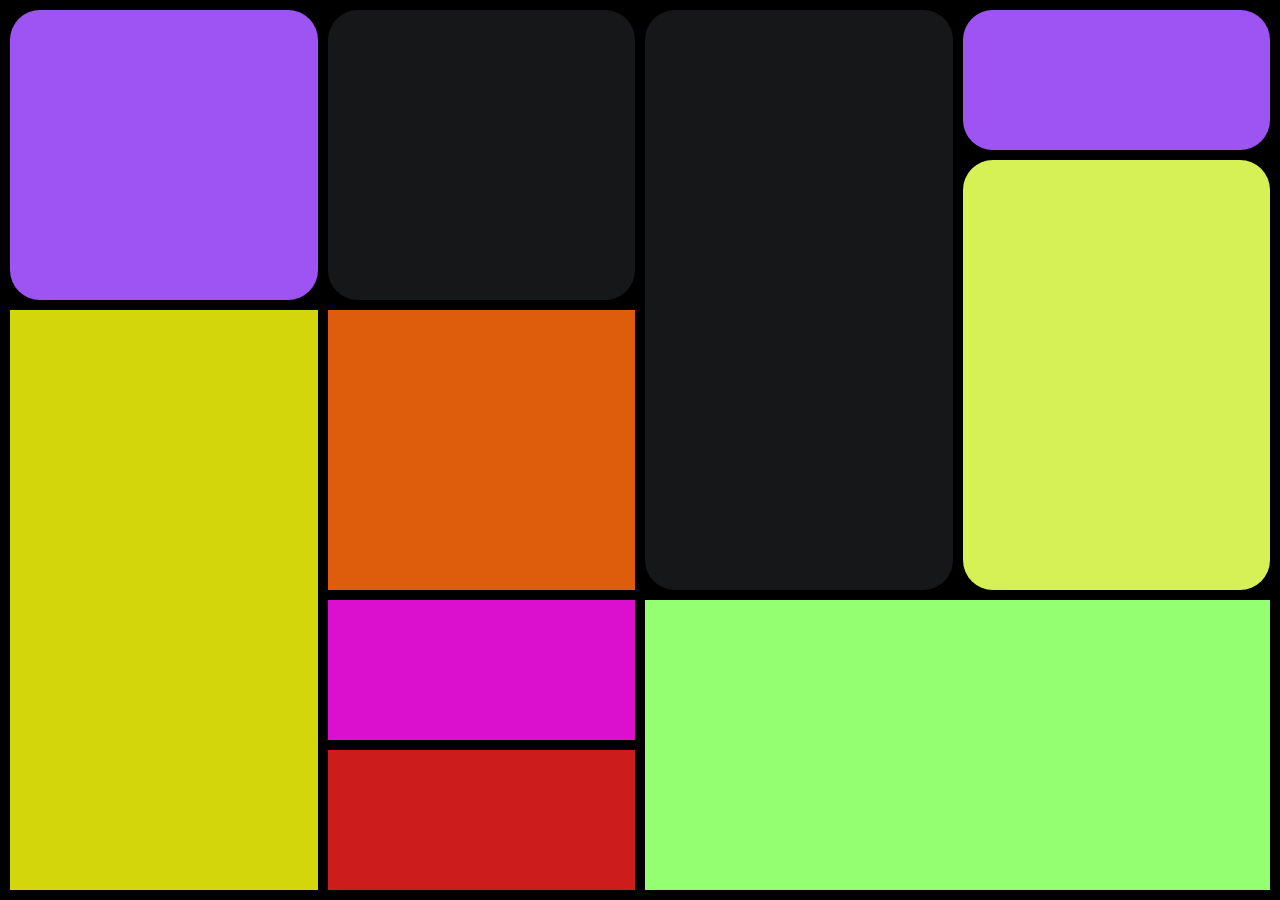
<file: easy/index.html>
<!DOCTYPE html>
<html lang="en">
<head>
    <meta charset="UTF-8">
    <meta name="viewport" content="width=device-width, initial-scale=1.0">
    <title>Grid</title>
    <link rel="stylesheet" href="style.css">
</head>
<body>
    <div class="container">
        <div class="l-top"></div>
        <div class="l-center1"></div>
        <div class="r-center"></div>
        <div class="r-top"></div>
        <div class="l-bottom"></div>
        <div class="l-center2"></div>
        <div class="r-middle"></div>
        <div class="l-center3"></div>
        <div class="l-center4"></div>
        <div class="r-bottom"></div>
    </div>
</body>
</html>
</file>
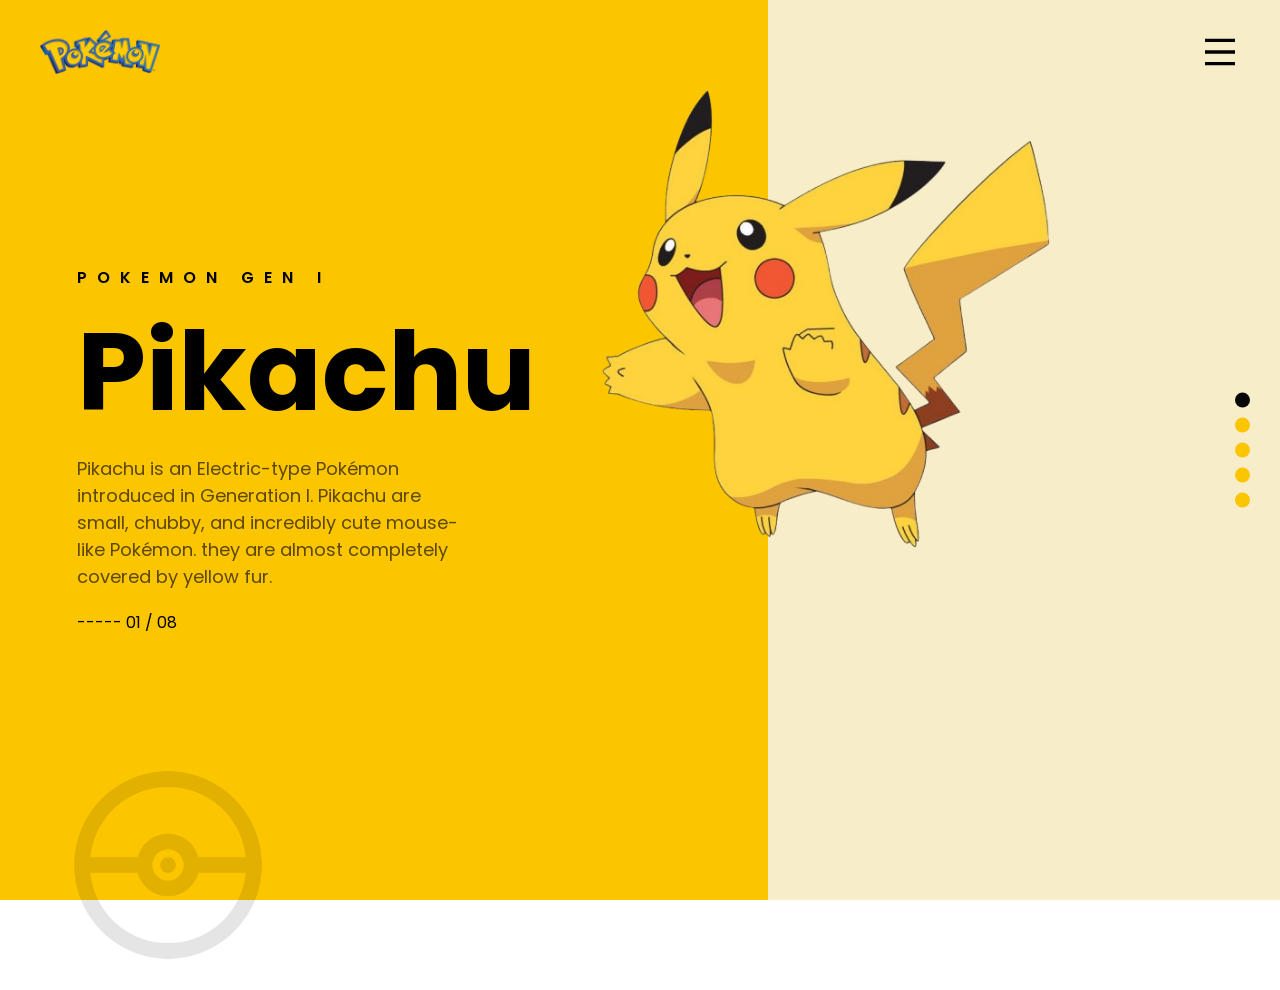
<file: Assigments-1/Easy/Index.html>
<!DOCTYPE html>
<html lang="en">
<head>
  <meta charset="UTF-8">
  <meta name="viewport" content="width=device-width, initial-scale=1.0">
  <title>Pokemon</title>
  <link rel="stylesheet" href="style.css">
  <link rel="preconnect" href="https://fonts.googleapis.com">
  <link href="https://fonts.googleapis.com/css2?family=Poppins:wght@300;400;500;700;800&display=swap" rel="stylesheet">
</head>
<body>
  <div class="container">

    <nav class="navbar">
      <img src="./assets/pngegg.png" class="logo">
      <svg xmlns="http://www.w3.org/2000/svg"viewBox="0 0 24 24"width="40"height="40"fill="currentColor">
        <path d="M3 4H21V6H3V4ZM3 11H21V13H3V11ZM3 18H21V20H3V18Z"></path>
      </svg>
    </nav>
    <div class="left">
        <div class="content">
            <p class="subtitle">POKEMON GEN I</p>
            <h1>Pikachu</h1>
            <p class="desc">
              Pikachu is an Electric-type Pokémon introduced
              in Generation I. Pikachu are small, chubby,
              and incredibly cute mouse-like Pokémon. they are almost completely covered by yellow fur.
            </p>
            <div class="pagination">
              <span class="line"></span>
              <span>----- 01 / 08</span>
            </div>
        </div>
    </div>
    <img src="./assets/pokeball-16865.png" alt="pokeball" class="pokeball">
    <div class="right">
        <div class="dots">
            <div class="alldots"></div>
            <div class="alldots"></div>
            <div class="alldots"></div>
            <div class="alldots"></div>
            <div class="alldots"></div>
        </div>
    </div>
    <img src="./assets/identi_li-removebg-preview.png" class="pikachu">
  </div>
</body>
</html>
</file>
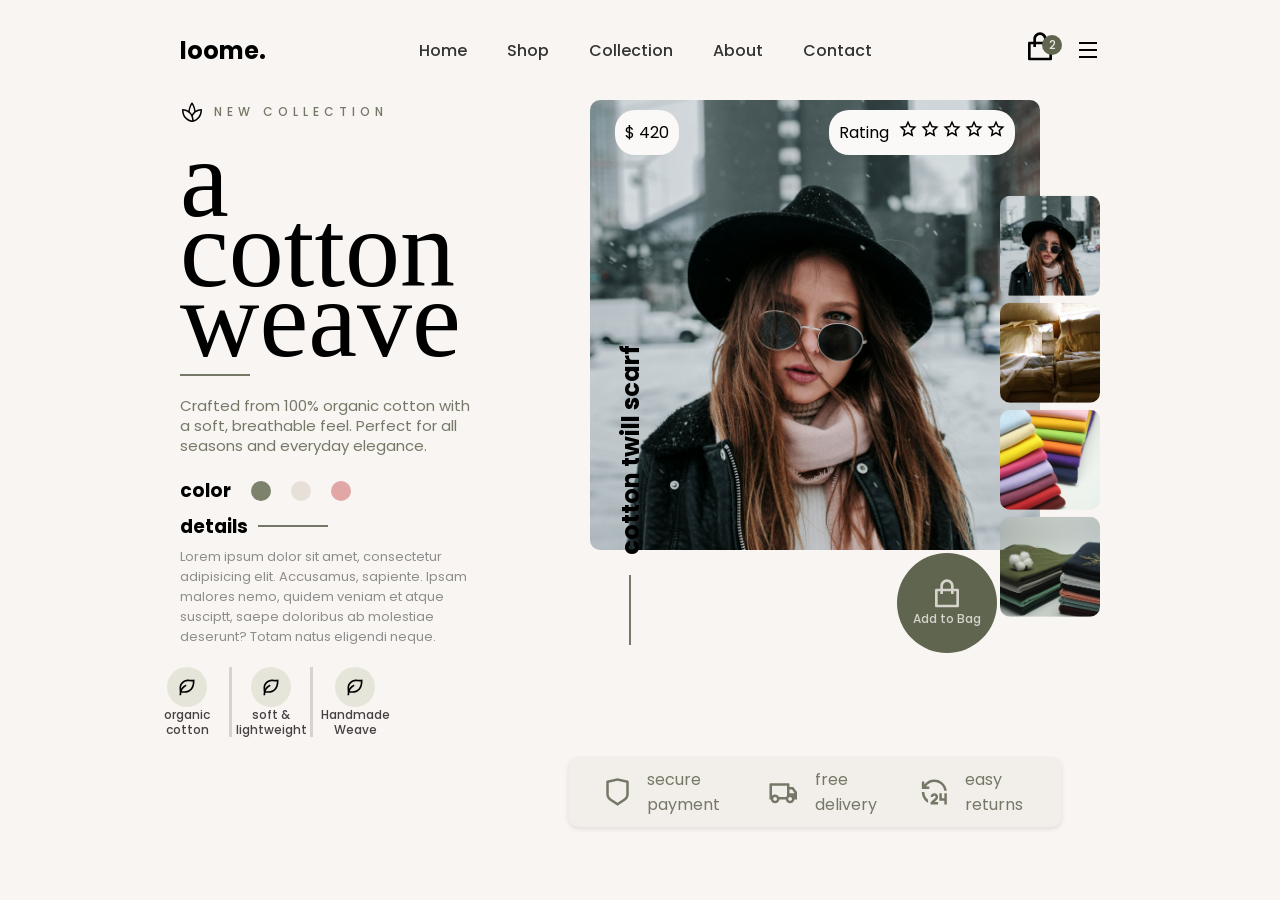
<file: Assigments-1/Hard/index.html>
<!doctype html>
<html lang="en">
  <head>
    <meta charset="UTF-8" />
    <meta name="viewport" content="width=device-width, initial-scale=1.0" />
    <title>loome</title>
    <link rel="stylesheet" href="style.css" />
    <link rel="preconnect" href="https://fonts.googleapis.com" />
    <link
      href="https://fonts.googleapis.com/css2?family=Poppins:wght@300;400;500;700;800&display=swap"
      rel="stylesheet"
    />
  </head>

  <body>
    <div class="container">
      <nav>
        <div class="navbar">
          <div class="logo">
            <h1>loome<span>.</span></h1>
          </div>
          <ul class="nav-links">
            <li><a href="#">Home</a></li>
            <li><a href="#">Shop</a></li>
            <li><a href="#">Collection</a></li>
            <li><a href="#">About</a></li>
            <li><a href="#">Contact</a></li>
          </ul>
          <div class="menu">
            <div class="cart">
                <svg
                  xmlns="http://www.w3.org/2000/svg"
                  viewBox="0 0 24 24"
                  width="32"
                  height="32"
                  fill="currentColor"
                >
                  <path
                    d="M7.00488 7.99966V5.99966C7.00488 3.23824 9.24346 0.999664 12.0049 0.999664C14.7663 0.999664 17.0049 3.23824 17.0049 5.99966V7.99966H20.0049C20.5572 7.99966 21.0049 8.44738 21.0049 8.99966V20.9997C21.0049 21.5519 20.5572 21.9997 20.0049 21.9997H4.00488C3.4526 21.9997 3.00488 21.5519 3.00488 20.9997V8.99966C3.00488 8.44738 3.4526 7.99966 4.00488 7.99966H7.00488ZM7.00488 9.99966H5.00488V19.9997H19.0049V9.99966H17.0049V11.9997H15.0049V9.99966H9.00488V11.9997H7.00488V9.99966ZM9.00488 7.99966H15.0049V5.99966C15.0049 4.34281 13.6617 2.99966 12.0049 2.99966C10.348 2.99966 9.00488 4.34281 9.00488 5.99966V7.99966Z"
                  ></path>
                </svg>
                <p>2</p>
            </div>

            <svg
              xmlns="http://www.w3.org/2000/svg"
              viewBox="0 0 24 24"
              width="24"
              height="24"
              fill="currentColor"
            >
              <path d="M3 4H21V6H3V4ZM3 11H21V13H3V11ZM3 18H21V20H3V18Z"></path>
            </svg>
          </div>
        </div>
      </nav>
      <main>
        <div class="wraper">
          <div class="left">
            <div class="new-collection">
              <svg
                xmlns="http://www.w3.org/2000/svg"
                fill="none"
                viewBox="0 0 24 24"
                id="Spa--Streamline-Rounded-Material"
                height="24"
                width="24"
              >
                <desc>Spa Streamline Icon: https://streamlinehq.com</desc>
                <path
                  fill="#000000"
                  d="M11.3 21.8999c-1.15 -0.2 -2.28335 -0.59585 -3.4 -1.1875s-2.1125 -1.38335 -2.9875 -2.375c-0.875 -0.99165 -1.579165 -2.1875 -2.1125 -3.5875 -0.533335 -1.4 -0.8 -3.025 -0.8 -4.875v-0.25c0 -0.18335 0.070835 -0.34585 0.2125 -0.4875 0.141665 -0.14165 0.304165 -0.2125 0.4875 -0.2125h0.25c0.883335 0 1.825 0.17085 2.825 0.5125 1 0.34165 1.88335 0.77915 2.65 1.3125 0.13335 -1.31665 0.46665 -2.67915 1 -4.0875 0.53335 -1.40835 1.18335 -2.67083 1.95 -3.7875 0.16665 -0.23333 0.375 -0.35 0.625 -0.35s0.45835 0.11667 0.625 0.35c0.76665 1.11667 1.41665 2.37915 1.95 3.7875s0.86665 2.77085 1 4.0875c0.76665 -0.5 1.65 -0.92915 2.65 -1.2875 1 -0.35835 1.94165 -0.5375 2.825 -0.5375h0.25c0.18335 0 0.34585 0.07085 0.4875 0.2125s0.2125 0.30415 0.2125 0.4875v0.25c0 1.85 -0.26665 3.475 -0.8 4.875s-1.2375 2.59585 -2.1125 3.5875c-0.875 0.99165 -1.87085 1.78335 -2.9875 2.375s-2.25 0.9875 -3.4 1.1875c-0.18335 0.03335 -0.41665 0.05 -0.7 0.05 -0.28335 0 -0.51665 -0.01665 -0.7 -0.05Zm0.9 -1.425c-0.18335 -3.08335 -1.0875 -5.425 -2.7125 -7.025 -1.625 -1.6 -3.6125 -2.6 -5.9625 -3 -0.033335 0 -0.033335 0 0 0 0.216665 3.18335 1.158335 5.57085 2.825 7.1625 1.66665 1.59165 3.61665 2.54585 5.85 2.8625 0.01665 0.01665 0.0125 0.02085 -0.0125 0.0125s-0.02085 -0.0125 0.0125 -0.0125Zm-2.325 -8.775c0.38335 0.33335 0.77085 0.75 1.1625 1.25 0.39165 0.5 0.70415 0.96665 0.9375 1.4 0.23335 -0.43335 0.55415 -0.9 0.9625 -1.4 0.40835 -0.5 0.80415 -0.91665 1.1875 -1.25 0.08335 -1.11665 -0.0875 -2.26665 -0.5125 -3.45 -0.425 -1.18335 -0.9625 -2.39165 -1.6125 -3.625 -0.01665 -0.016665 -0.01665 -0.016665 0 0 -0.66665 1.25 -1.20835 2.45835 -1.625 3.625 -0.41665 1.16665 -0.58335 2.31665 -0.5 3.45Zm2.95 4.25c0.2 0.63335 0.375 1.27085 0.525 1.9125 0.15 0.64165 0.26665 1.37085 0.35 2.1875 0.78335 -0.28335 1.55835 -0.6625 2.325 -1.1375 0.76665 -0.475 1.4625 -1.09585 2.0875 -1.8625s1.15 -1.69165 1.575 -2.775c0.425 -1.08335 0.6875 -2.35835 0.7875 -3.825 0 -0.03335 0 -0.03335 0 0 -1.76665 0.28335 -3.325 0.9125 -4.675 1.8875 -1.35 0.975 -2.34165 2.17915 -2.975 3.6125Z"
                  stroke-width="0.5"
                ></path>
              </svg>
              <p>New Collection</p>
            </div>
            <h1>a cotton weave</h1>
            <hr />
            <p class="subtitle">
              Crafted from 100% organic cotton with a soft, breathable feel.
              Perfect for all seasons and everyday elegance.
            </p>
            <div class="color">
              <h3>color</h3>
              <div class="color-1"></div>
              <div class="color-2"></div>
              <div class="color-3"></div>
            </div>
            <div class="details">
                <div class="hed">
                    <h3>details</h3>
                    <hr />
                </div>
              <p>
                Lorem ipsum dolor sit amet, consectetur adipisicing elit.
                Accusamus, sapiente. Ipsam malores nemo, quidem veniam et atque
                susciptt, saepe doloribus ab molestiae deserunt? Totam natus
                eligendi neque.
              </p>
            </div>
            <div class="features">
                <div class="feature">
                    <div class="cover">
                        <svg xmlns="http://www.w3.org/2000/svg" viewBox="0 0 24 24" width="20" height="20" fill="currentColor"><path d="M20.998 3V5C20.998 14.6274 15.6255 19 8.99805 19L5.24077 18.9999C5.0786 19.912 4.99805 20.907 4.99805 22H2.99805C2.99805 20.6373 3.11376 19.3997 3.34381 18.2682C3.1133 16.9741 2.99805 15.2176 2.99805 13C2.99805 7.47715 7.4752 3 12.998 3C14.998 3 16.998 4 20.998 3ZM12.998 5C8.57977 5 4.99805 8.58172 4.99805 13C4.99805 13.3624 5.00125 13.7111 5.00759 14.0459C6.26198 12.0684 8.09902 10.5048 10.5019 9.13176L11.4942 10.8682C8.6393 12.4996 6.74554 14.3535 5.77329 16.9998L8.99805 17C15.0132 17 18.8692 13.0269 18.9949 5.38766C17.6229 5.52113 16.3481 5.436 14.7754 5.20009C13.6243 5.02742 13.3988 5 12.998 5Z"></path></svg>
                    </div>
                    <p>organic cotton</p>
                </div>
                <div class="feature">
                      <div class="cover">
                        <svg xmlns="http://www.w3.org/2000/svg" viewBox="0 0 24 24" width="20" height="20" fill="currentColor"><path d="M20.998 3V5C20.998 14.6274 15.6255 19 8.99805 19L5.24077 18.9999C5.0786 19.912 4.99805 20.907 4.99805 22H2.99805C2.99805 20.6373 3.11376 19.3997 3.34381 18.2682C3.1133 16.9741 2.99805 15.2176 2.99805 13C2.99805 7.47715 7.4752 3 12.998 3C14.998 3 16.998 4 20.998 3ZM12.998 5C8.57977 5 4.99805 8.58172 4.99805 13C4.99805 13.3624 5.00125 13.7111 5.00759 14.0459C6.26198 12.0684 8.09902 10.5048 10.5019 9.13176L11.4942 10.8682C8.6393 12.4996 6.74554 14.3535 5.77329 16.9998L8.99805 17C15.0132 17 18.8692 13.0269 18.9949 5.38766C17.6229 5.52113 16.3481 5.436 14.7754 5.20009C13.6243 5.02742 13.3988 5 12.998 5Z"></path></svg>
                    </div>
                    <p>soft & lightweight</p>
                </div>
                <div class="feature">
                      <div class="cover">
                        <svg xmlns="http://www.w3.org/2000/svg" viewBox="0 0 24 24" width="20" height="20" fill="currentColor"><path d="M20.998 3V5C20.998 14.6274 15.6255 19 8.99805 19L5.24077 18.9999C5.0786 19.912 4.99805 20.907 4.99805 22H2.99805C2.99805 20.6373 3.11376 19.3997 3.34381 18.2682C3.1133 16.9741 2.99805 15.2176 2.99805 13C2.99805 7.47715 7.4752 3 12.998 3C14.998 3 16.998 4 20.998 3ZM12.998 5C8.57977 5 4.99805 8.58172 4.99805 13C4.99805 13.3624 5.00125 13.7111 5.00759 14.0459C6.26198 12.0684 8.09902 10.5048 10.5019 9.13176L11.4942 10.8682C8.6393 12.4996 6.74554 14.3535 5.77329 16.9998L8.99805 17C15.0132 17 18.8692 13.0269 18.9949 5.38766C17.6229 5.52113 16.3481 5.436 14.7754 5.20009C13.6243 5.02742 13.3988 5 12.998 5Z"></path></svg>
                    </div>
                    <p>Handmade Weave</p>
                </div>
            </div>
          </div>
          <div class="right">
            <div class="prodetails">
                <div class="ptitle">
                    <hr/>
                    <h2>cotton twill scarf</h2>
                </div>
                <img src="./assets/seth-doyle-BZ2PNGD5Emw-unsplash.jpg" alt="product" class="product" />
                <div class="plist">
                    <div><img src="./assets/seth-doyle-BZ2PNGD5Emw-unsplash.jpg" alt="product" class="plist-items" /></div>
                    <div><img src="./assets/matthew-cassidy-iJv0qTMZ2Fg-unsplash.jpg" alt="product" class="plist-items" /></div>
                     <div><img src="./assets/moonstarious-project-KbaSNX-6Vdo-unsplash.jpg" alt="product" class="plist-items" /></div>
                     <div><img src="./assets/moonstarious-project-wl2TODALiAY-unsplash.jpg" alt="product" class="plist-items" /></div> 
                </div>
            </div>
            <div class="delivery">
                <div class="Devdetl">
                    <div class="devp">
                        <svg xmlns="http://www.w3.org/2000/svg" viewBox="0 0 24 24" width="80" height="30" fill="currentColor"><path d="M3.78307 2.82598L12 1L20.2169 2.82598C20.6745 2.92766 21 3.33347 21 3.80217V13.7889C21 15.795 19.9974 17.6684 18.3282 18.7812L12 23L5.6718 18.7812C4.00261 17.6684 3 15.795 3 13.7889V3.80217C3 3.33347 3.32553 2.92766 3.78307 2.82598ZM5 4.60434V13.7889C5 15.1263 5.6684 16.3752 6.7812 17.1171L12 20.5963L17.2188 17.1171C18.3316 16.3752 19 15.1263 19 13.7889V4.60434L12 3.04879L5 4.60434Z"></path></svg>
                        <p>secure payment</p>
                    </div>
                </div>
                <div class="Devdetl">
                    <div class="devp">
                        <svg xmlns="http://www.w3.org/2000/svg" viewBox="0 0 24 24"  width="80" height="30" fill="currentColor"><path d="M8.96456 18C8.72194 19.6961 7.26324 21 5.5 21C3.73676 21 2.27806 19.6961 2.03544 18H1V6C1 5.44772 1.44772 5 2 5H16C16.5523 5 17 5.44772 17 6V8H20L23 12.0557V18H20.9646C20.7219 19.6961 19.2632 21 17.5 21C15.7368 21 14.2781 19.6961 14.0354 18H8.96456ZM15 7H3V15.0505C3.63526 14.4022 4.52066 14 5.5 14C6.8962 14 8.10145 14.8175 8.66318 16H14.3368C14.5045 15.647 14.7296 15.3264 15 15.0505V7ZM17 13H21V12.715L18.9917 10H17V13ZM17.5 19C18.1531 19 18.7087 18.5826 18.9146 18C18.9699 17.8436 19 17.6753 19 17.5C19 16.6716 18.3284 16 17.5 16C16.6716 16 16 16.6716 16 17.5C16 17.6753 16.0301 17.8436 16.0854 18C16.2913 18.5826 16.8469 19 17.5 19ZM7 17.5C7 16.6716 6.32843 16 5.5 16C4.67157 16 4 16.6716 4 17.5C4 17.6753 4.03008 17.8436 4.08535 18C4.29127 18.5826 4.84689 19 5.5 19C6.15311 19 6.70873 18.5826 6.91465 18C6.96992 17.8436 7 17.6753 7 17.5Z"></path></svg>
                        <p>free delivery</p>
                    </div>
                </div>
                <div class="Devdetl">
                    <div class="devp">
                        <svg xmlns="http://www.w3.org/2000/svg" viewBox="0 0 24 24"  width="80" height="30" fill="currentColor"><path d="M12.0049 13.0028C13.6617 13.0028 15.0049 14.346 15.0049 16.0028C15.0049 16.8519 14.6521 17.6187 14.0851 18.1645L12.175 20.0024L15.0049 20.0028V22.0028H9.00488L9.00398 20.2784L12.6983 16.7234C12.8874 16.5411 13.0049 16.2857 13.0049 16.0028C13.0049 15.4505 12.5572 15.0028 12.0049 15.0028C11.4526 15.0028 11.0049 15.4505 11.0049 16.0028H9.00488C9.00488 14.346 10.348 13.0028 12.0049 13.0028ZM18.0049 13.0028V17.0028H20.0049V13.0028H22.0049V22.0028H20.0049V19.0028H16.0049V13.0028H18.0049ZM4.00488 12.0028C4.00488 14.5294 5.17612 16.7824 7.00527 18.2485L7.0049 20.665C4.01588 18.9359 2.00488 15.7042 2.00488 12.0028H4.00488ZM12.0049 2.00281C17.1902 2.00281 21.4537 5.94943 21.9555 11.0027L19.943 11.0029C19.4509 7.05652 16.0845 4.00281 12.0049 4.00281C9.2551 4.00281 6.82935 5.39014 5.3894 7.50305L8.00488 7.50281V9.50281H2.00488V3.50281H4.00488L4.00477 6.00198C5.82922 3.57356 8.73362 2.00281 12.0049 2.00281Z"></path></svg>
                        <p>easy returns</p>
                    </div>
                </div>
            </div>
            <div class="rate">
                <div class="price">
                    <p>$ 420</p>
                </div>

                <div class="rat">
                    <p>Rating</p>
                    <div class="stars">
                        <svg xmlns="http://www.w3.org/2000/svg" viewBox="0 0 24 24" width="18" height="18" fill="currentColor"><path d="M12.0006 18.26L4.94715 22.2082L6.52248 14.2799L0.587891 8.7918L8.61493 7.84006L12.0006 0.5L15.3862 7.84006L23.4132 8.7918L17.4787 14.2799L19.054 22.2082L12.0006 18.26ZM12.0006 15.968L16.2473 18.3451L15.2988 13.5717L18.8719 10.2674L14.039 9.69434L12.0006 5.27502L9.96214 9.69434L5.12921 10.2674L8.70231 13.5717L7.75383 18.3451L12.0006 15.968Z"></path></svg>
                        <svg xmlns="http://www.w3.org/2000/svg" viewBox="0 0 24 24" width="18" height="18" fill="currentColor"><path d="M12.0006 18.26L4.94715 22.2082L6.52248 14.2799L0.587891 8.7918L8.61493 7.84006L12.0006 0.5L15.3862 7.84006L23.4132 8.7918L17.4787 14.2799L19.054 22.2082L12.0006 18.26ZM12.0006 15.968L16.2473 18.3451L15.2988 13.5717L18.8719 10.2674L14.039 9.69434L12.0006 5.27502L9.96214 9.69434L5.12921 10.2674L8.70231 13.5717L7.75383 18.3451L12.0006 15.968Z"></path></svg>
                        <svg xmlns="http://www.w3.org/2000/svg" viewBox="0 0 24 24" width="18" height="18" fill="currentColor"><path d="M12.0006 18.26L4.94715 22.2082L6.52248 14.2799L0.587891 8.7918L8.61493 7.84006L12.0006 0.5L15.3862 7.84006L23.4132 8.7918L17.4787 14.2799L19.054 22.2082L12.0006 18.26ZM12.0006 15.968L16.2473 18.3451L15.2988 13.5717L18.8719 10.2674L14.039 9.69434L12.0006 5.27502L9.96214 9.69434L5.12921 10.2674L8.70231 13.5717L7.75383 18.3451L12.0006 15.968Z"></path></svg>
                        <svg xmlns="http://www.w3.org/2000/svg" viewBox="0 0 24 24" width="18" height="18" fill="currentColor"><path d="M12.0006 18.26L4.94715 22.2082L6.52248 14.2799L0.587891 8.7918L8.61493 7.84006L12.0006 0.5L15.3862 7.84006L23.4132 8.7918L17.4787 14.2799L19.054 22.2082L12.0006 18.26ZM12.0006 15.968L16.2473 18.3451L15.2988 13.5717L18.8719 10.2674L14.039 9.69434L12.0006 5.27502L9.96214 9.69434L5.12921 10.2674L8.70231 13.5717L7.75383 18.3451L12.0006 15.968Z"></path></svg>
                        <svg xmlns="http://www.w3.org/2000/svg" viewBox="0 0 24 24" width="18" height="18" fill="currentColor"><path d="M12.0006 18.26L4.94715 22.2082L6.52248 14.2799L0.587891 8.7918L8.61493 7.84006L12.0006 0.5L15.3862 7.84006L23.4132 8.7918L17.4787 14.2799L19.054 22.2082L12.0006 18.26ZM12.0006 15.968L16.2473 18.3451L15.2988 13.5717L18.8719 10.2674L14.039 9.69434L12.0006 5.27502L9.96214 9.69434L5.12921 10.2674L8.70231 13.5717L7.75383 18.3451L12.0006 15.968Z"></path></svg> 
                    </div>
                </div>

            </div>  
            <div class="addtobag">
                <div class="bag">
                     <svg
              xmlns="http://www.w3.org/2000/svg"
              viewBox="0 0 24 24"
              width="32"
              height="32"
              fill="currentColor"
            >
              <path
                d="M7.00488 7.99966V5.99966C7.00488 3.23824 9.24346 0.999664 12.0049 0.999664C14.7663 0.999664 17.0049 3.23824 17.0049 5.99966V7.99966H20.0049C20.5572 7.99966 21.0049 8.44738 21.0049 8.99966V20.9997C21.0049 21.5519 20.5572 21.9997 20.0049 21.9997H4.00488C3.4526 21.9997 3.00488 21.5519 3.00488 20.9997V8.99966C3.00488 8.44738 3.4526 7.99966 4.00488 7.99966H7.00488ZM7.00488 9.99966H5.00488V19.9997H19.0049V9.99966H17.0049V11.9997H15.0049V9.99966H9.00488V11.9997H7.00488V9.99966ZM9.00488 7.99966H15.0049V5.99966C15.0049 4.34281 13.6617 2.99966 12.0049 2.99966C10.348 2.99966 9.00488 4.34281 9.00488 5.99966V7.99966Z"
              ></path>
            </svg>
            <p>Add to Bag</p>
                </div>
            </div>
          </div>
        </div>
      </main>
    </div>
  </body>
</html>
</file>
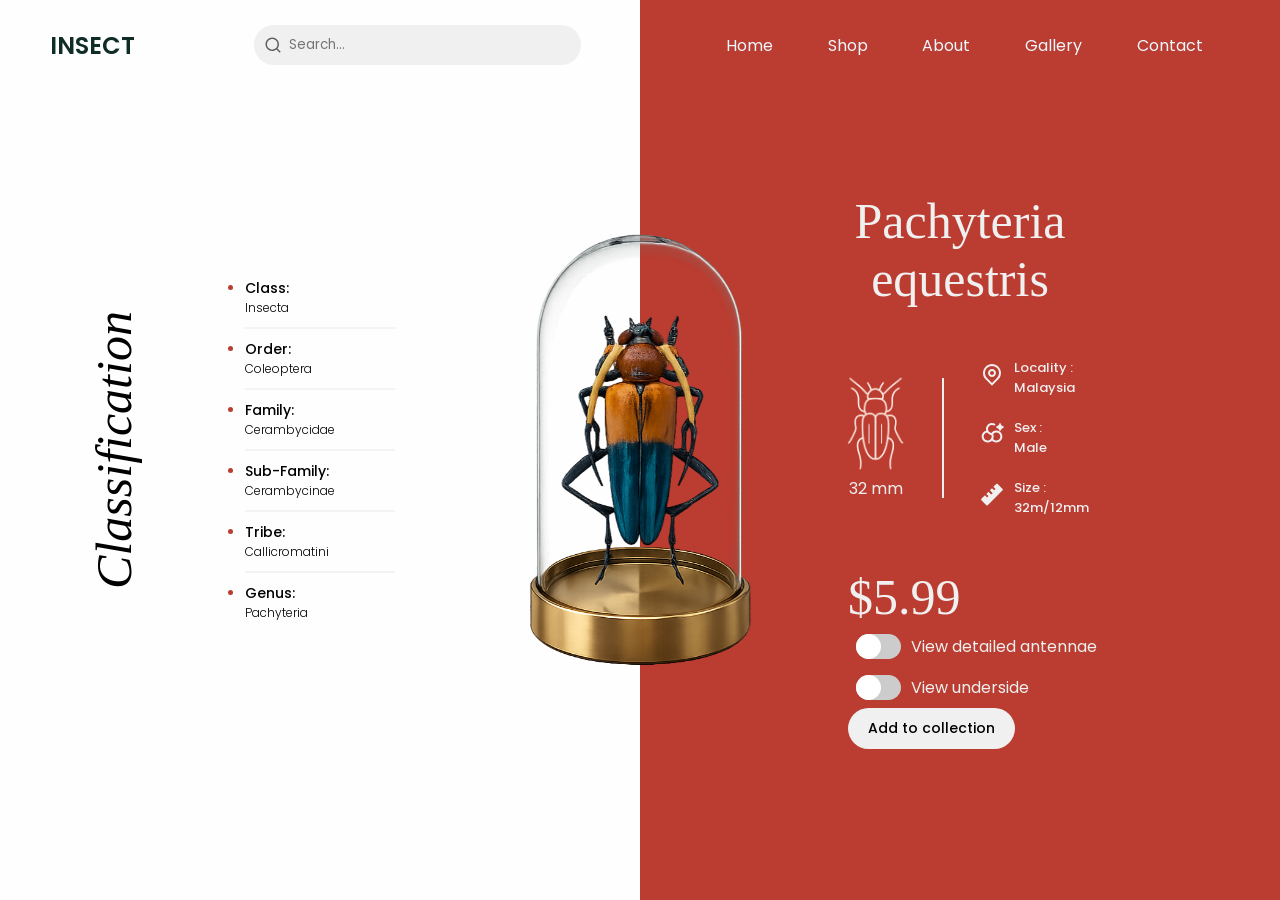
<file: Assigments-2/Hard/index.html>
<!DOCTYPE html>
<html lang="en">
<head>
    <meta charset="UTF-8">
    <meta name="viewport" content="width=device-width, initial-scale=1.0">
    <title>Document</title>
    <link rel="stylesheet" href="style.css">
     <link rel="preconnect" href="https://fonts.googleapis.com" />
    <link
      href="https://fonts.googleapis.com/css2?family=Poppins:wght@300;400;500;700;800&display=swap"
      rel="stylesheet"
    />
</head>
<body>
    <div class="container">
        <nav>
            <div class="navbar">
                <h1>INSECT</h1>
                <div class="search-fields">
                    <input type="text" id="search" placeholder="Search...">
                    <svg xmlns="http://www.w3.org/2000/svg" viewBox="0 0 24 24" width="18" height="18" fill="currentColor"><path d="M18.031 16.6168L22.3137 20.8995L20.8995 22.3137L16.6168 18.031C15.0769 19.263 13.124 20 11 20C6.032 20 2 15.968 2 11C2 6.032 6.032 2 11 2C15.968 2 20 6.032 20 11C20 13.124 19.263 15.0769 18.031 16.6168ZM16.0247 15.8748C17.2475 14.6146 18 12.8956 18 11C18 7.1325 14.8675 4 11 4C7.1325 4 4 7.1325 4 11C4 14.8675 7.1325 18 11 18C12.8956 18 14.6146 17.2475 15.8748 16.0247L16.0247 15.8748Z"></path></svg>
                </div>
                <div class="nav-items">
                    <ul>
                        <li><a href="#">Home</a></li>
                        <li><a href="#">Shop</a></li>
                        <li><a href="#">About</a></li>
                        <li><a href="#">Gallery</a></li>
                        <li><a href="#">Contact</a></li>
                    </ul>
                </div>
            </div>
        </nav>
         <img src="./assets/ChatGPT_Image_May_9_2026_12_53_03_AM.png" alt="insects" class="insects"> 
        <div class="left">
            <div class="l-content">
                <h1>Classification</h1>
            </div>
            <div class="l-list">
                <ul>    
                    <li>Class:</li>
                       <p>Insecta</p> 
                       <div class="hr"></div>
                    <li>Order:</li>
                       <p>Coleoptera</p>
                        <div class="hr"></div>
                    <li>Family:</li>
                       <p>Cerambycidae</p>
                        <div class="hr"></div>
                    <li>Sub-Family:</li>
                       <p>Cerambycinae</p>
                        <div class="hr"></div>
                    <li>Tribe:</li>
                       <p>Callicromatini</p>
                        <div class="hr"></div>
                    <li>Genus:</li>
                       <p>Pachyteria</p>
                </ul>
            </div>
        </div>
        <div class="right">
            <div class="r-content">
                <h1>Pachyteria equestris</h1>
                <div class="details">
                    <div class="insdet">
                        <img src="./assets/ChatGPT Image May 10, 2026, 10_21_41 PM.png" alt="physical description" class="insl">
                        <p>32 mm</p>
                    </div>
                    <div class="line"></div>
                    <div class="ins">
                        <div  class="insd">
                            <div class="lpt"><svg xmlns="http://www.w3.org/2000/svg" viewBox="0 0 24 24" width="24" height="24" fill="currentColor"><path d="M12 20.8995L16.9497 15.9497C19.6834 13.2161 19.6834 8.78392 16.9497 6.05025C14.2161 3.31658 9.78392 3.31658 7.05025 6.05025C4.31658 8.78392 4.31658 13.2161 7.05025 15.9497L12 20.8995ZM12 23.7279L5.63604 17.364C2.12132 13.8492 2.12132 8.15076 5.63604 4.63604C9.15076 1.12132 14.8492 1.12132 18.364 4.63604C21.8787 8.15076 21.8787 13.8492 18.364 17.364L12 23.7279ZM12 13C13.1046 13 14 12.1046 14 11C14 9.89543 13.1046 9 12 9C10.8954 9 10 9.89543 10 11C10 12.1046 10.8954 13 12 13ZM12 15C9.79086 15 8 13.2091 8 11C8 8.79086 9.79086 7 12 7C14.2091 7 16 8.79086 16 11C16 13.2091 14.2091 15 12 15Z"></path></svg></div>
                            <p>Locality : Malaysia</p>
                        </div>
                        <div  class="insd">
                            <div class="lpt"><svg xmlns="http://www.w3.org/2000/svg" viewBox="0 0 24 24" width="24" height="24" fill="currentColor"><path d="M6.00723 7.29726C6.00242 7.19876 5.99998 7.09965 5.99998 7C5.99998 3.68629 8.68627 1 12 1C13.3496 1 14.5977 1.44677 15.6006 2.20007L14.3994 3.7992C13.731 3.29712 12.9016 3 12 3C11.7239 3 11.4542 3.02798 11.1938 3.08127C9.37112 3.45426 8 5.06701 8 7C8 9.03308 9.51679 10.7119 11.4805 10.9666C12.5039 9.55847 14.055 8.70883 15.696 8.53306C16.3796 8.45983 17.0792 8.50382 17.7635 8.67248C18.3006 8.80481 18.828 9.01404 19.33 9.3039C22.1998 10.9608 23.183 14.6303 21.5262 17.5C19.8693 20.3698 16.1998 21.3531 13.33 19.6962C12.828 19.4064 12.3832 19.0543 12 18.6554C11.6169 19.0543 11.172 19.4064 10.6699 19.6963C7.80019 21.3531 4.13065 20.3699 2.47379 17.5001C0.81694 14.6304 1.80019 10.9608 4.66995 9.30397C5.17193 9.01416 5.69919 8.80494 6.23623 8.67261C6.11278 8.24646 6.03531 7.80079 6.00955 7.3413L6.00723 7.29726ZM7.14979 10.5328C6.64359 10.5989 6.14138 10.7638 5.66995 11.036C3.75678 12.1406 3.10128 14.587 4.20585 16.5001C5.31042 18.4133 7.75678 19.0688 9.66995 17.9642C10.3021 17.5993 10.7949 17.09 11.1337 16.5024C11.7429 15.4457 11.8532 14.1391 11.3649 12.9669C10.9807 12.9264 10.6072 12.8497 10.2481 12.7402C10.2028 12.7264 10.1577 12.712 10.1128 12.6972C8.91238 12.2997 7.87997 11.5335 7.14979 10.5328ZM13.1543 16.9343C13.4647 17.3396 13.8586 17.692 14.33 17.9642C16.2432 19.0687 18.6895 18.4132 19.7941 16.5C20.2936 15.635 20.4332 14.6609 20.2593 13.7511C20.0488 12.6488 19.3781 11.6409 18.33 11.0357C17.6978 10.6708 17.0104 10.4986 16.3322 10.499C15.1125 10.4998 13.9259 11.0576 13.1548 12.0666C13.2661 12.3165 13.3588 12.5707 13.4336 12.8277C13.4774 12.9785 13.5151 13.1302 13.5467 13.2825C13.5602 13.3478 13.5726 13.4131 13.5839 13.4786C13.7871 14.6567 13.6297 15.8611 13.1543 16.9343ZM18.5774 7C18.866 7.33402 19.106 7.71371 19.2866 8.12811L19.5331 8.69379C19.7136 9.10792 20.2864 9.10792 20.4668 8.69379L20.7134 8.12811C21.1529 7.11947 21.9445 6.31641 22.9323 5.87708L23.67 5.53922C24.0808 5.35653 24.0808 4.75881 23.67 4.57612L22.9748 4.25714C21.9616 3.80651 21.1558 2.97373 20.7238 1.93083L20.4706 1.31953C20.2942 0.893489 19.7058 0.893489 19.5293 1.31953L19.2761 1.93083C19.1965 2.12319 19.1041 2.3084 19 2.48538C18.5399 3.26793 17.8515 3.88963 17.0252 4.25714L16.308 4.57612C15.8973 4.75881 15.8973 5.35653 16.308 5.53922L17.0677 5.87708C17.6496 6.13591 18.1635 6.521 18.5774 7Z"></path></svg></div>
                            <p>Sex : Male</p>
                        </div>
                        <div  class="insd">
                            <div class="lpt"><svg xmlns="http://www.w3.org/2000/svg" viewBox="0 0 24 24" width="24" height="24" fill="currentColor"><path d="M4.92901 13.3138L7.05033 15.4351L8.46455 14.0209L6.34323 11.8996L8.46455 9.77828L11.293 12.6067L12.7072 11.1925L9.87876 8.36407L12.0001 6.24275L14.1214 8.36407L15.5356 6.94986L13.4143 4.82853L16.2427 2.00011C16.6332 1.60958 17.2664 1.60958 17.6569 2.00011L22.6067 6.94986C22.9972 7.34038 22.9972 7.97354 22.6067 8.36407L7.75744 23.2133C7.36692 23.6038 6.73375 23.6038 6.34323 23.2133L1.39348 18.2636C1.00295 17.873 1.00295 17.2399 1.39348 16.8494L4.92901 13.3138Z"></path></svg></div>
                            <p>Size : 32m/12mm</p>
                        </div>
                    </div>
                </div>
                <div class="price-dtl">
                    <h1 style="text-align: start;">$5.99</h1>
                    <div class="input">
                        <label class="switch">
                        <input type="checkbox">
                        <span class="slider round"></span>
                        </label>
                        <p>View detailed antennae</p>
                    </div>
                    <div class="input">
                        <label class="switch">
                        <input type="checkbox">
                        <span class="slider round"></span>
                        </label>
                        <p>View underside</p>
                    </div>
                    <button id="collection">Add to collection</button>
                </div>
            </div>
        </div>
    </div>
</body>
</html>
</file>
<file: easy/style.css>
*{
    margin: 0;
    padding: 0;
    box-sizing: border-box;
}
html,body{
    height: 100%;
    width: 100%;
}
.container{
    height: 100%;
    width: 100%;
    padding: 10px;
    gap: 10px;
    display: grid;
    grid-template-columns: repeat(4,1fr);
    background-color: #000000;
    grid-template-rows: 1fr 1fr 2fr 1fr 1fr;
    grid-template-areas: 
    "l-top l-center1 r-center r-top"
    "l-top l-center1 r-center r-middle"
    "l-bottom l-center2 r-center r-middle"
    "l-bottom l-center3 r-bottom r-bottom"
    "l-bottom l-center4 r-bottom r-bottom";
}
.l-top{
    background-color: #9e54f3;
    border-radius: 30px;
    grid-area: l-top;
}
.l-center1{
    background-color: #161718;
    border-radius: 30px;
    grid-area: l-center1;
}
.r-center{
     background-color: #161718;
     border-radius: 30px;
     grid-area: r-center;
}
.r-top{
    background-color: #9e54f3;
    border-radius: 30px;
     grid-area: r-top;
}
.l-bottom{
     background-color: rgb(211, 214, 10);
     grid-area: l-bottom;
}
.l-center2{
     background-color: rgb(222, 93, 12);
      grid-area: l-center2;
}
.r-middle{
    background-color:  #d5f155;
    border-radius: 30px;
    
      grid-area: r-middle;
}
.l-center3{
     background-color: rgb(219, 16, 206);
      grid-area: l-center3;
}
.l-center4{
     background-color: rgb(204, 28, 28);
      grid-area: l-center4;
}
.r-bottom{
     background-color: rgb(148, 255, 112);
      grid-area: r-bottom;
}
</file>
<file: Assigments-1/Easy/style.css>
*{
    margin:0;
    padding:0;
    box-sizing:border-box;
}

html,body{
    width:100%;
    height:100%;
    font-family:'Poppins',sans-serif;
    overflow: hidden;
}

.container{
    width:100%;
    height:100vh;
    display:flex;
    
}

.left{
    width:60%;
    height:100%;
    background:#fbc500;
    position: relative;
}

.right{
    width:40%;
    height:100%;
    background:#f8edc9;
}

.navbar{
    width:100%;
    display:flex;
    align-items:center;
    justify-content:space-between;
    padding:30px 40px;
    position:absolute;
    z-index: 1;
}

.logo{
    width:120px;
    height: auto;
}
.content{
    position:absolute;
    top: 50%;
    left: 10%;
    transform: translateY(-50%);
}
.subtitle{
    font-size: 16px;
    font-weight: 600;
    letter-spacing: 10px;
}
h1{
    font-size:110px;
    color:#000;
}
.desc{
    font-size:18px;
    color:#5d4807;
    margin-bottom: 20px;
    width: 400px;
}
.pikachu{
    width: 35%;
    height: auto;
    position: absolute;
    left: 47%;
    top: 10%;
}
.dots{
    position: absolute;
    right: 0;
    top: 50%;
    transform: translateY(-50%);
    padding-right: 20px;
}
.alldots{
    width: 15px;
    height: 15px;
    background: #fbc500;
    border-radius: 50%;
    margin: 10px;
}
.alldots:nth-child(1){
    background: #070707;
}
.pokeball{
    position: absolute;
    width: 250px;
    height: auto;
    opacity: 10%;
    bottom: -90px;
    left: 43px;
}
</file>
<file: Assigments-1/Hard/style.css>
*{
    margin: 0;
    padding: 0;
    box-sizing: border-box;
}
html,body{
    height: 100%;
    width: 100%;
    font-family:'Poppins',sans-serif;
}

.container{
    height: 100vh;
    width: 100%;
    padding: 20px 180px;
    background-color:#f9f5f2;
}
.navbar{
    height: 60px;
    display: flex;
    align-items: center;
    justify-content: space-between;
}
.nav-links{
    display: flex;
    gap: 40px;
    list-style: none;
}
a{
    text-decoration: none;
    color: #333;
    font-weight: 500;
}
.menu{
    display: flex;
    gap: 20px;
    justify-content: center;
    align-items: center;
}
.cart{
    position: relative;
}
.menu p{
    font-size: 12px;
    font-weight: 500;
    position: absolute;
    top: 4px;
    height: 20px;
    right: -6px;
    background: #5f654e;
    padding: 5px;
    border-radius: 50%;
    width: 20px;
    display: flex;
    justify-content: center;
    align-items: center;
    color: #e6e5da;
}
.left{
    /* background-color: #a5a4a4; */
    width: 40%;
    height: 100%;
}
.right{
    /* background-color: #d66c1c; */
    width: 65%;
    height: 100%;
    position: relative;
}
.wraper{
    display: flex;
    height: 83vh;
    margin-top: 20px;
}
.new-collection{
    display: flex;
    align-items: center;
    gap: 10px;
    color:#757867;
}
.left h1{
 color: #000;
    font-size: 110px;
    line-height: 70px;
    margin-top: 20px;
    font-family: none;
    font-weight: 100;
}
hr{
    width: 70px;
    height: 2px;
    background-color: #757867;
    border: none;
    margin: 20px 0;
}
.subtitle{
    color: #757867;
    font-size: 15px;
    line-height: 20px;
    width: 300px;
}

.color{
    display: flex;
    align-items: center;
    gap: 20px;
    margin-top: 20px;
}
.color-1,.color-2,.color-3{
    width: 20px;
    height: 20px;
    border-radius: 50%;
}
.color-1{
    background-color: #7c826c;
}
.color-2{
    background-color: #e7e0d9;
}
.color-3{
    background-color: #e1a6a6;
}
.details p{
    color: #8d8e8c;
    font-size: 13px;
    line-height: 20px;
    width: 298px;
}
.hed{
    display: flex;
    align-items: center;
    gap: 10px;
}
.features{
    display: flex;
    margin-top: 20px;
    width: 100%;
    position: relative;
    right: 35px;
}
.cover{
    background-color: #e6e5da;
    width: 40px;
    height: 40px;
    border-radius: 50%;
    display: flex;
    align-items: center;
    justify-content: center;
}
.feature{
   width: 24%;
    padding: 0px 24px;
    display: flex;
    flex-direction: column;
    align-items: center;
    justify-content: center;

}
.feature p{
    color: #454243;
    font-size: 12px;
    font-weight: 500;
    line-height: 15px;
    text-align: center;
}

.feature:nth-child(2){
    border-left: 3px solid #d6d3cd;
    border-right: 3px solid #d6d3cd;
}
.new-collection p{
    text-transform: uppercase;
    font-size: 12px;
    font-weight: 500;
    letter-spacing: 5px;
}

.product{
       width: 450px;
    height: 450px;
    object-fit: cover;
    border-radius: 10px;
    position: absolute;
    left: 50%;
    top: 0%;
    transform: translateX(-50%);
}
.plist-items{
    width: 100px;
    height: 100px;
    object-fit: cover;
    border-radius: 10px;
}
.plist{
    position: absolute;
    right: 0;
    top: 50%;
    transform: translate(0, -65%);
}
.ptitle{
    transform: rotate(270deg);
    display: flex;
    align-items: center;
    justify-content: center;
    gap: 20px;
    position: absolute;
    left: -50px;
    top: 50%;
    z-index: 1;
}
.delivery{
    display: flex;
    align-items: center;
    gap: 10px;
    color:#757867;
    position: absolute;
    bottom: 20px;
    left: 50%;
    transform: translateX(-50%);
    background-color: #f2eee9;
    border-radius: 10px;
    padding: 10px 20px;
    box-shadow: 0 2px 5px rgba(0,0,0,0.1);
}
.devp{
    display: flex;
    align-items: center;
    justify-content: center;
}
.rate{
    width: 400px;
    display: flex;
    align-items: center;
    justify-content: space-between;
    position: absolute;
    top: 10px;
    left: 50%;
    transform: translateX(-50%);
    z-index: 5;
}

.rat{
    display: flex;
    align-items: center;
    gap: 10px;  
}
.rat,.price{
    background-color: #fbf9f7;
    border-radius: 20px;
    padding: 10px;
}

.bag{
    background-color: #5f654e;
    width: 100px;
    height: 100px;   
    border-radius: 50%;
    display: flex;
    flex-direction: column;
    align-items: center;
    justify-content: center;
    color: #d6d3cd;

}
.bag p{
    font-size: 12px;
    font-weight: 500;
}
.addtobag{
    position: absolute;
    bottom: 26%;
    right: 18%;
}
</file>
<file: Assigments-2/Hard/style.css>
*{
    margin: 0;
    padding: 0;
    box-sizing: border-box;
    font-family: "Poppins", sans-serif;
}
html,body{
    height: 100%;
    width: 100%;
}
.container{
    height: 100vh;
    width: 100%;
    display: flex;
    justify-content: center;
    align-items: center;
}
.left{
    height: 100%;
    width: 50%;
    background-color: #fefefe;
    display: flex;
    flex-direction: column;
    justify-content: center;
    align-items: center;
}
.right{
    height: 100%;
    width: 50%;
    background-color: #bb3c30;
    display: flex;
    justify-content: center;    
    align-items: center;
}
.navbar{
    width: 100%;
    height: 60px;
    display: flex;
    justify-content: space-between;
    align-items: center;
    position: absolute;
    top: 15px;
    left: 0;
    padding: 0px 50px;
}
.navbar h1{
    color: #0f2c26;
    font-weight: 600;
}
.nav-items{
        width: 45%;
}
.nav-items ul{
    display: flex;
    justify-content: space-around;
    align-items: center;
}
.nav-items li{
    list-style: none;
}
.nav-items li a{
    color: aliceblue;
    text-decoration: none;
}
.search-fields{
   position: relative;
}
.search-fields svg{
    position: absolute;
    top: 50%;
    left: 10px;
    transform: translateY(-50%);
    color: #5f5f5f;
}
#search{
    padding: 10px 35px;
    border: none;
    background-color: #f0f0f0;
    border-radius: 50px;
}
#search:focus{
    outline: none;
}
.insects{
    position: absolute;
    /* top: 50%;
    left: 50%;
    transform: translate(-50%, -50%); */
    width: 320px;
    height: auto;
}
.hr{
    width: 150px;
    height: 2px;
    background-color: #f3f3f3;
    border: none;
    margin: 10px 0px;
}
.l-list ul li{
    font-size: 14px;
    font-weight: 500;
}
.l-list ul p{
    font-size: 12px;
    font-weight: 300;
}
.l-list ul li::marker{
    color: #bb3c30 !important;
}
.l-content{
    position: absolute;
    transform: rotate(270deg);
    left: -25px;
}
.l-content h1{
    font-style: italic;
    font-family: serif;
    font-size: 50px;
    font-weight: 500;
}
.r-content h1{
    color: #f0f0f0;
    font-size: 50px;
    font-weight: 500;
    font-family: serif;
    width: 300px;
    text-align: center;
}
.details{
    margin-top: 40px;
    width: 300px;
    height: auto;
    display: flex;
    justify-content: space-evenly;
    align-items: center;
}
.insl{
    width: 60px;
    height: auto;
    margin: 0px 10px;
}
.insdet{
    display: flex;
    flex-direction: column;
    justify-content: center;
    align-items: center;
    color: #f0f0f0;
}
.insd{
    display: flex;
    justify-content: center;
    align-items: center;
    gap: 10px;
    color: #f0f0f0;
    padding: 10px;
}
.insd p{
    font-size: 13px;
    font-weight: 500;
    width: 60px;
}
.line{
    width: 2px;
    height: 120px;
    background-color: #f0f0f0;
}
.switch {
  position: relative;
  display: inline-block;
  width: 45px;
  height: 25px;
}
.r-content{
    margin-top: 40px;
}
.input{
    padding: 8px;
    display: flex;
    justify-content: center;
    align-items: center;
    gap: 10px;
    color: #f0f0f0;
}
.price-dtl{
     display: flex;
    flex-direction: column;
    align-items: flex-start;
    margin-top: 40px;
    padding: 0px 0 0 38px;
    width: 300px;
}
#collection{
    padding: 10px 20px;
    border: none;
    background-color: #f0f0f0;
    border-radius: 50px;
    font-size: 14px;
    font-weight: 500;
}
.switch input { 
  opacity: 0;
  width: 0;
  height: 0;
}

.slider {
  position: absolute;
  cursor: pointer;
  top: 0;
  left: 0;
  right: 0;
  bottom: 0;
  background-color: #ccc;
  -webkit-transition: .4s;
  transition: .4s;
}

.slider:before {
  position: absolute;
  content: "";
  height: 25px;
  width: 25px;
  left: 0px;
  bottom: 0px;
  background-color: white;
  -webkit-transition: .4s;
  transition: .4s;
}

input:checked + .slider {
  background-color: #2196F3;
}

input:focus + .slider {
  box-shadow: 0 0 1px #2196F3;
}

input:checked + .slider:before {
  -webkit-transform: translateX(26px);
  -ms-transform: translateX(26px);
  transform: translateX(26px);
}

.slider.round {
  border-radius: 34px;
}

.slider.round:before {
  border-radius: 50%;
}
</file>
